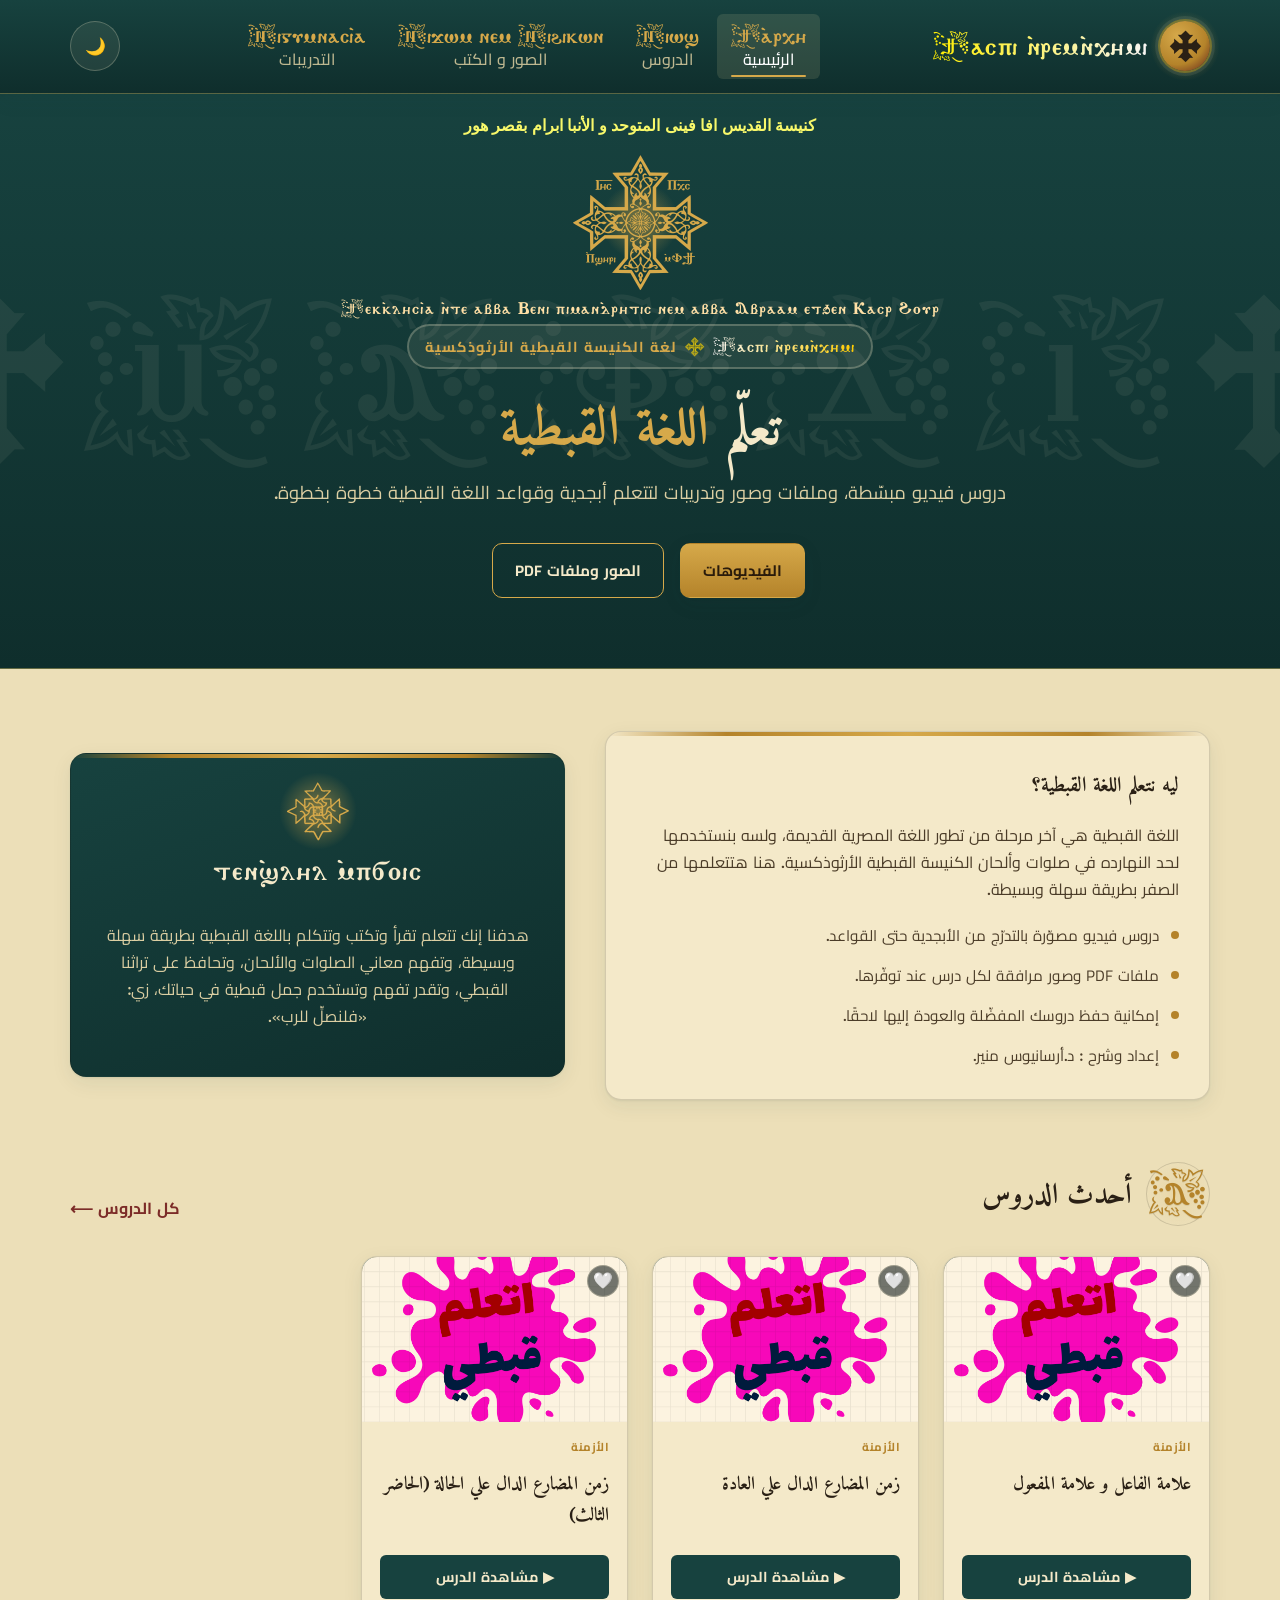
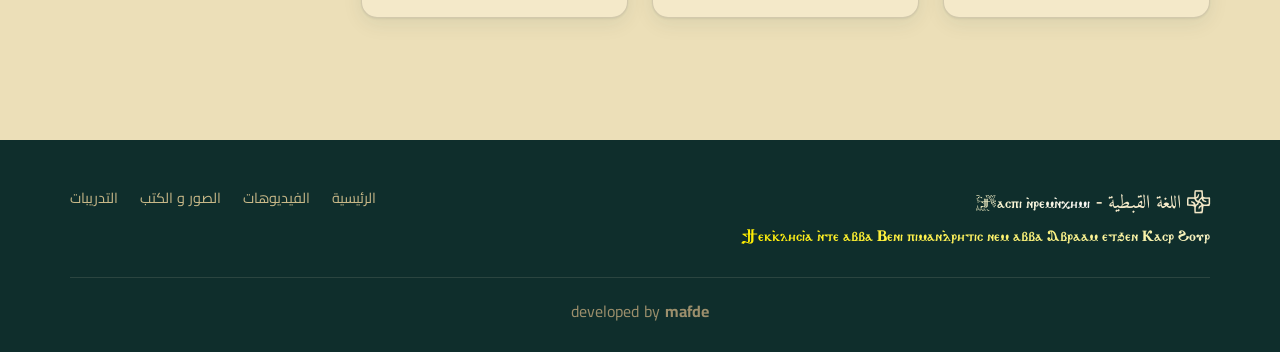
<file: index.html>
<!DOCTYPE html>
<html lang="ar" dir="rtl">
<head>
<meta charset="UTF-8">
<script>(function(){try{var t=localStorage.getItem("coptic-academy-theme");if(!t){t=(window.matchMedia&&window.matchMedia("(prefers-color-scheme: dark)").matches)?"dark":"light";}if(t==="dark")document.documentElement.classList.add("dark");}catch(e){}})();</script>
<meta name="viewport" content="width=device-width, initial-scale=1.0">
<title>Learn Coptic</title>
<link rel="stylesheet" href="css/style.css">
</head>

<body data-page="home">


<header class="site-header">
  <div class="nav-wrap">
    <a class="brand" href="index.html">
      <span class="brand-mark"><span class="cross">ⳉ</span></span>
      <span class="brand-text">  <small class="coptic-cap">Ϯ̣ⲁⲥⲡⲓ ⲛ̀ⲣⲉⲙⲛ̀ⲭⲏⲙⲓ</small></span>
    </a>
    <nav class="main-nav" id="mainNav">
       <a href="index.html" data-page="home"><span class="nav-cop">Ϯ̣ⲁ̀ⲣⲭⲏ</span><span class="nav-ar">الرئيسية</span></a>
      <a href="videos.html" data-page="videos"><span class="nav-cop">Ⲛ̣ⲓⲱϣ</span><span class="nav-ar">الدروس</span></a>
      <a href="resources.html" data-page="resources"><span class="nav-cop">Ⲛ̣ⲓϫⲱⲙ ⲛⲉⲙ ⲛ̣ⲓϩⲓⲕⲱⲛ</span><span class="nav-ar">الصور و الكتب</span></a>
                  <a href="tamarin-list.html" data-page="tamarin"><span class="nav-cop">Ⲛ̣ⲓⲅⲩⲙⲛⲁⲥⲓ̀ⲁ</span><span class="nav-ar"> التدريبات</span></a>
    </nav>
    <div class="header-actions">
      <button class="icon-btn" id="themeToggle" title="الوضع الليلي" aria-label="تبديل الوضع الليلي">🌙</button>
      <button class="nav-toggle" id="navToggle" aria-label="فتح القائمة">☰</button>
    </div>
  </div>
</header>

<section class="hero">
  <div class="hero-glyphs">ⳈⲘ̣ⲁ̣ⲫ̣Ⲇ̣Ⲓ̣Ⳉ</div>
  <div class="hero-inner">

    <div class="names" >
        <div class="name-arb">كنيسة القديس افا فينى المتوحد و الأنبا ابرام بقصر هور</div>
    <div class="hero-cross">⳩</div>
    <div class="name-cop">Ϯ̣ⲉⲕⲕ̀ⲗⲏⲥⲓ̀ⲁ ⲛ̀ⲧⲉ ⲁⲃⲃⲁ Ⲃⲉⲛⲓ ⲡⲓⲙⲁⲛⲇ̀ⲣⲏⲧⲓⲥ ⲛⲉⲙ ⲁⲃⲃⲁ Ⲁⲃⲣⲁⲁⲙ ⲉⲧϧⲉⲛ Ⲕⲁⲥⲣ Ϩⲟⲩⲣ</div>
</div>

    <span class="eyebrow"><span class="tag coptic-cap1">Ϯ̣ⲁⲥⲡⲓ ⲛ̀ⲣⲉⲙⲛ̀ⲭⲏⲙⲓ</span>  <span class="cross1"> ⳹ </span>لغة الكنيسة القبطية الأرثوذكسية</span>
    <h1>تعلّم <span>اللغة القبطية</span><br></h1>
    <p class="lead">دروس فيديو مبسّطة، وملفات وصور وتدريبات لتتعلم أبجدية وقواعد اللغة القبطية خطوة بخطوة.</p>
    <div class="hero-ctas">
      <a class="btn btn-gold" href="videos.html"> الفيديوهات</a>
      <a class="btn btn-outline" href="resources.html" style="color:#F4E9C9;border-color:#D6A94A;"> الصور وملفات PDF</a>
      <br><br>
    </div>
  </div>
</section>

<main>
  <section class="section">
    <div class="container">
      <div class="about-grid">
        <div class="about-card">
          <h3>ليه نتعلم اللغة القبطية؟</h3>
          <p style="color:var(--ink-soft)">اللغة القبطية هي آخر مرحلة من تطور اللغة المصرية القديمة، ولسه بنستخدمها لحد النهارده في صلوات وألحان الكنيسة القبطية الأرثوذكسية. هنا هتتعلمها من الصفر بطريقة سهلة وبسيطة.</p>
          <ul class="feature-list">
            <li><span class="dot"></span> دروس فيديو مصوّرة بالتدرّج من الأبجدية حتى القواعد.</li>
            <li><span class="dot"></span> ملفات PDF وصور مرافقة لكل درس عند توفّرها.</li>
            <li><span class="dot"></span> إمكانية حفظ دروسك المفضّلة والعودة إليها لاحقًا.</li>
            <li><span class="dot"></span> إعداد وشرح : د.أرسانيوس منير.</li>
          </ul>
        </div>
        <div class="about-card" style="background:linear-gradient(160deg, var(--nile), var(--nile-2)); color:#F4E9C9; text-align:center;">
          <div class="hero-cross1" style="margin-bottom:14px">⳾</div>
          <h3 style="color:#F4E9C9; font-family:var(--font-coptic); font-size:1.7rem; font-weight:400; letter-spacing:1px;">ⲧⲉⲛϣ̀ⲗⲏⲗ ⲙ̀ⲡϭⲟⲓⲥ</h3>
<p style="color:#DCCFA3">
  هدفنا إنك تتعلم تقرأ وتكتب وتتكلم باللغة القبطية بطريقة سهلة وبسيطة، وتفهم معاني الصلوات والألحان، وتحافظ على تراثنا القبطي، وتقدر تفهم وتستخدم جمل قبطية في حياتك، زي: «فلنصلِّ للرب».
</p>
        </div>
      </div>
    </div>
  </section>

  <section class="section" style="padding-top:0">
    <div class="container">
      <div class="section-head">
        <div class="illum-title">
          <span class="illum-letter">Ⲁ̣</span>
          <div><h2>أحدث الدروس</h2></div>
        </div>
        <a class="section-link" href="videos.html">كل الدروس ⟵</a>
      </div>
      <div class="card-grid" id="latestLessons"></div>
    </div>
  </section>
</main>

<button class="scroll_up">
    <img src="images/arrow-up.png">
</button>

<footer class="site-footer">
  <div class="container">
    <div class="footer-grid">
      <div class="footer-brand">⁖ اللغة القبطية - <span class="coptic-cap" style="font-size:.9rem; color:var(--gold-bright);">Ϯ̣ⲁⲥⲡⲓ ⲛ̀ⲣⲉⲙⲛ̀ⲭⲏⲙⲓ <br> Ϯⲉⲕⲕ̀ⲗⲏⲥⲓ̀ⲁ ⲛ̀ⲧⲉ ⲁⲃⲃⲁ Ⲃⲉⲛⲓ ⲡⲓⲙⲁⲛⲇ̀ⲣⲏⲧⲓⲥ ⲛⲉⲙ ⲁⲃⲃⲁ Ⲁⲃⲣⲁⲁⲙ ⲉⲧϧⲉⲛ Ⲕⲁⲥⲣ Ϩⲟⲩⲣ</span></div>
      <nav class="footer-links">
        <a href="index.html">الرئيسية</a>
        <a href="videos.html">الفيديوهات</a>
        <a href="resources.html">الصور و الكتب</a>
                <a href="tamarin.html">التدريبات </a>

      </nav>
    </div>
    <div class="footer-note">developed by <strong>mafde</strong></div>
  </div>
</footer>

<script src="js/data.js"></script>
<script src="js/app.js"></script>
<script src="js/function.js"></script>
<script src="js/videos.js"></script>
</body>
</html>
</file>
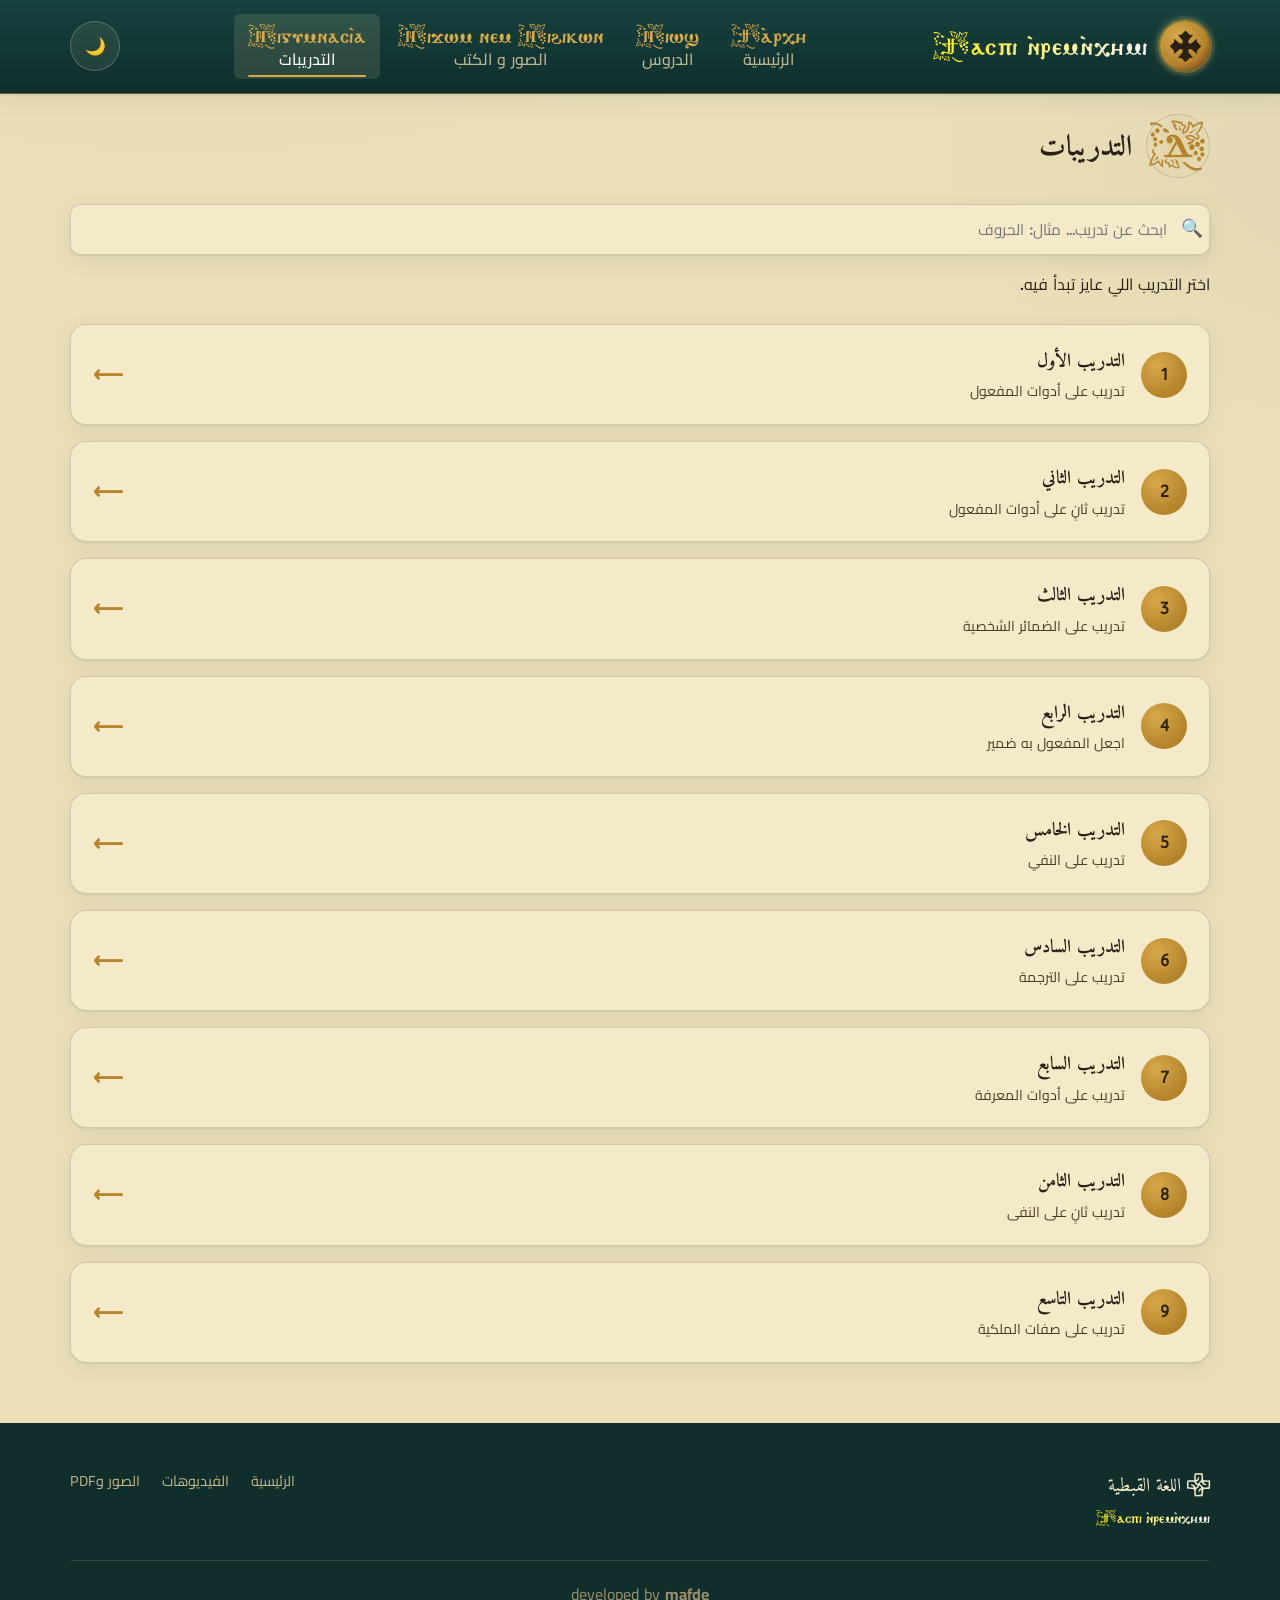
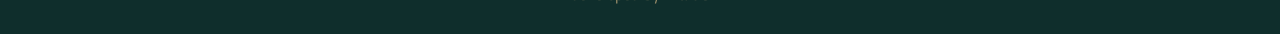
<file: tamarin-list.html>
<!DOCTYPE html>
<html lang="ar" dir="rtl">
<head>
<meta charset="UTF-8">
<meta name="viewport" content="width=device-width, initial-scale=1.0">
<link rel="stylesheet" href="css/style.css">

<title>Learn Coptic - التدريبات</title>

</head>
<body>

<header class="site-header">
  <div class="nav-wrap">
    <a class="brand" href="index.html">
      <span class="brand-mark"><span class="cross">ⳉ</span></span>
      <span class="brand-text">  <small class="coptic-cap">Ϯ̣ⲁⲥⲡⲓ ⲛ̀ⲣⲉⲙⲛ̀ⲭⲏⲙⲓ</small></span>
    </a>
    <nav class="main-nav" id="mainNav">
      <a href="index.html" data-page="home"><span class="nav-cop">Ϯ̣ⲁ̀ⲣⲭⲏ</span><span class="nav-ar">الرئيسية</span></a>
      <a href="videos.html" data-page="videos"><span class="nav-cop">Ⲛ̣ⲓⲱϣ</span><span class="nav-ar">الدروس</span></a>
      <a href="resources.html" data-page="resources"><span class="nav-cop">Ⲛ̣ⲓϫⲱⲙ ⲛⲉⲙ ⲛ̣ⲓϩⲓⲕⲱⲛ</span><span class="nav-ar">الصور و الكتب</span></a>
<a href="tamarin-list.html" class="active">
    <span class="nav-cop">Ⲛ̣ⲓⲅⲩⲙⲛⲁⲥⲓ̀ⲁ</span>
    <span class="nav-ar">التدريبات</span>
</a>
    </nav>
    <div class="header-actions">
      <button class="icon-btn" id="themeToggle" title="الوضع الليلي" aria-label="تبديل الوضع الليلي">🌙</button>
      <button class="nav-toggle" id="navToggle" aria-label="فتح القائمة">☰</button>
    </div>
  </div>
</header>


<div class="container">
  <div class="page-head" style="margin-top:20px">
<div class="illum-title" style="margin-bottom:26px">
        <span class="illum-letter">Ⲇ̣</span>
        <div><h2>التدريبات </h2></div>
      </div>   
          <div class="search-bar">
        <span class="search-icon">🔍</span>
        <input type="text" id="searchInput" placeholder="ابحث عن تدريب... مثال: الحروف">
      </div>

      <p>اختر التدريب اللي عايز تبدأ فيه.</p>
  </div>


  <div class="exercise-list">

  <div class="empty-state" id="noResults" style="display:none; text-align:center; margin:20px 0;">
            <div class="glyph">Ⲁ̣</div>
            <h3>لا توجد نتائج</h3>
          </div>

    <a class="exercise-card" href="exercises/exer1.html">
      <span class="exercise-num">1</span>
      <span class="exercise-info">
        <h3>التدريب الأول</h3>
        <p> تدريب على أدوات المفعول </p>
      </span>
      <span class="exercise-go">⟵</span>
    </a>

    <a class="exercise-card" href="exercises/exer2.html">
      <span class="exercise-num">2</span>
      <span class="exercise-info">
        <h3>التدريب الثاني</h3>
        <p>تدريب ثانٍ على أدوات المفعول</p>
      </span>
      <span class="exercise-go">⟵</span>
    </a>

    <a class="exercise-card" href="exercises/exer3.html">
      <span class="exercise-num">3</span>
      <span class="exercise-info">
        <h3>التدريب الثالث</h3>
        <p>تدريب على الضمائر الشخصية</p>
      </span>
      <span class="exercise-go">⟵</span>
    </a>

<a class="exercise-card" href="exercises/exer4.html">
      <span class="exercise-num">4</span>
      <span class="exercise-info">
        <h3>التدريب الرابع</h3>
        <p>اجعل المفعول به ضمير</p>
      </span>
      <span class="exercise-go">⟵</span>
    </a>

    <a class="exercise-card" href="exercises/exer5.html">
      <span class="exercise-num">5</span>
      <span class="exercise-info">
        <h3>التدريب الخامس</h3>
         <p> تدريب على النفي  </p>
      </span>
      <span class="exercise-go">⟵</span>
    </a>

  <a class="exercise-card" href="exercises/exer6.html">
      <span class="exercise-num">6</span>
      <span class="exercise-info">
        <h3>التدريب السادس</h3>
         <p> تدريب على الترجمة  </p>
      </span>
      <span class="exercise-go">⟵</span>
    </a>

      <a class="exercise-card" href="exercises/exer7.html">
      <span class="exercise-num">7</span>
      <span class="exercise-info">
        <h3>التدريب السابع</h3>
         <p>تدريب على أدوات المعرفة  </p>
      </span>
      <span class="exercise-go">⟵</span>
    </a>


         <a class="exercise-card" href="exercises/exer8.html">
      <span class="exercise-num">8</span>
      <span class="exercise-info">
        <h3>التدريب الثامن</h3>
         <p>  تدريب ثانٍ على النفى   </p>
      </span>
      <span class="exercise-go">⟵</span>
    </a>

<a class="exercise-card" href="exercises/exer9.html">
      <span class="exercise-num">9</span>
      <span class="exercise-info">
        <h3>التدريب التاسع</h3>
         <p>  تدريب على صفات الملكية </p>
      </span>
      <span class="exercise-go">⟵</span>
    </a>


  </div>
</div>

<button class="scroll_up">
    <img src="images/arrow-up.png">
</button>


<footer class="site-footer">
  <div class="container">
    <div class="footer-grid">
      <div class="footer-brand">⁖ اللغة القبطية<br><span class="coptic-cap" style="font-size:.9rem; color:var(--gold-bright);">Ϯ̣ⲁⲥⲡⲓ ⲛ̀ⲣⲉⲙⲛ̀ⲭⲏⲙⲓ</span></div>
      <nav class="footer-links">
        <a href="index.html">الرئيسية</a>
        <a href="videos.html">الفيديوهات</a>
        <a href="resources.html">الصور وPDF</a>
      </nav>
    </div>
    <div class="footer-note">developed by <strong>mafde</strong></div>
  </div>
</footer>

<script src="js/app.js"></script>
<script src="js/function.js"></script>


</body>
</html>
</file>
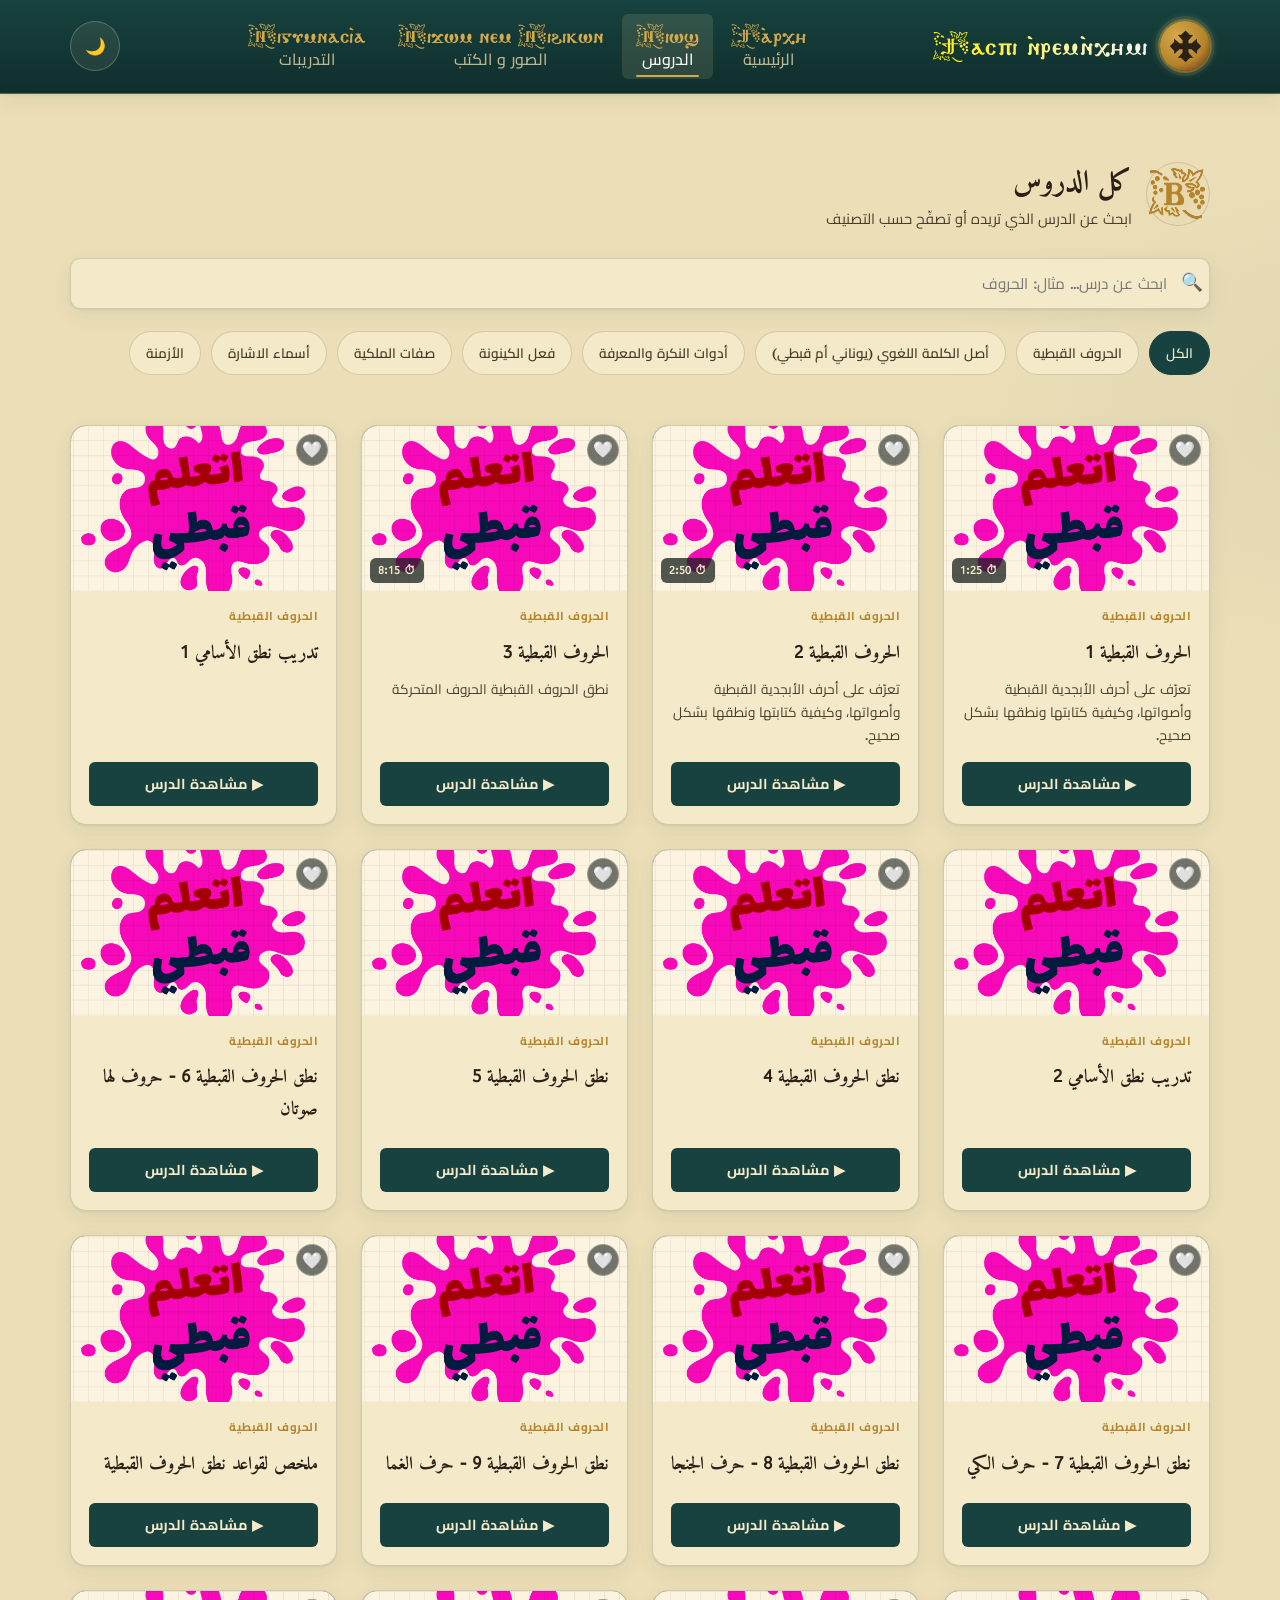
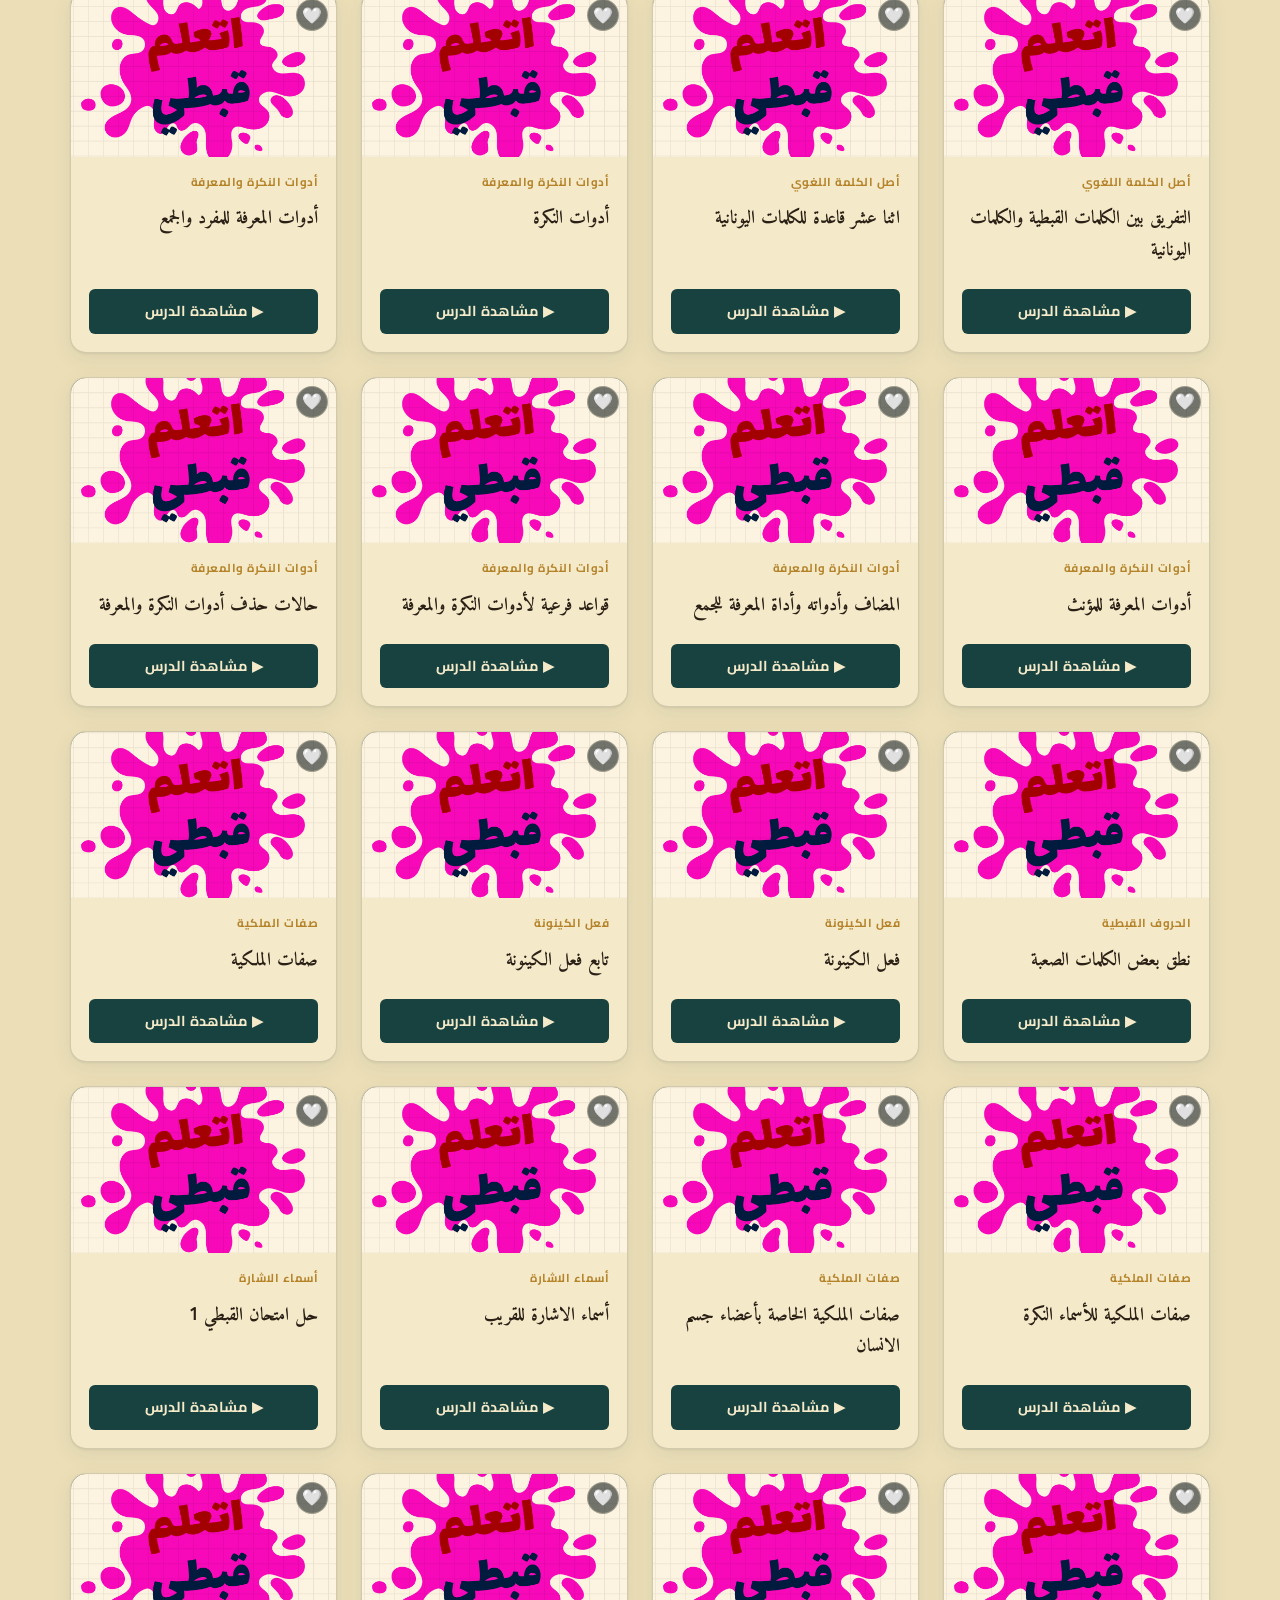
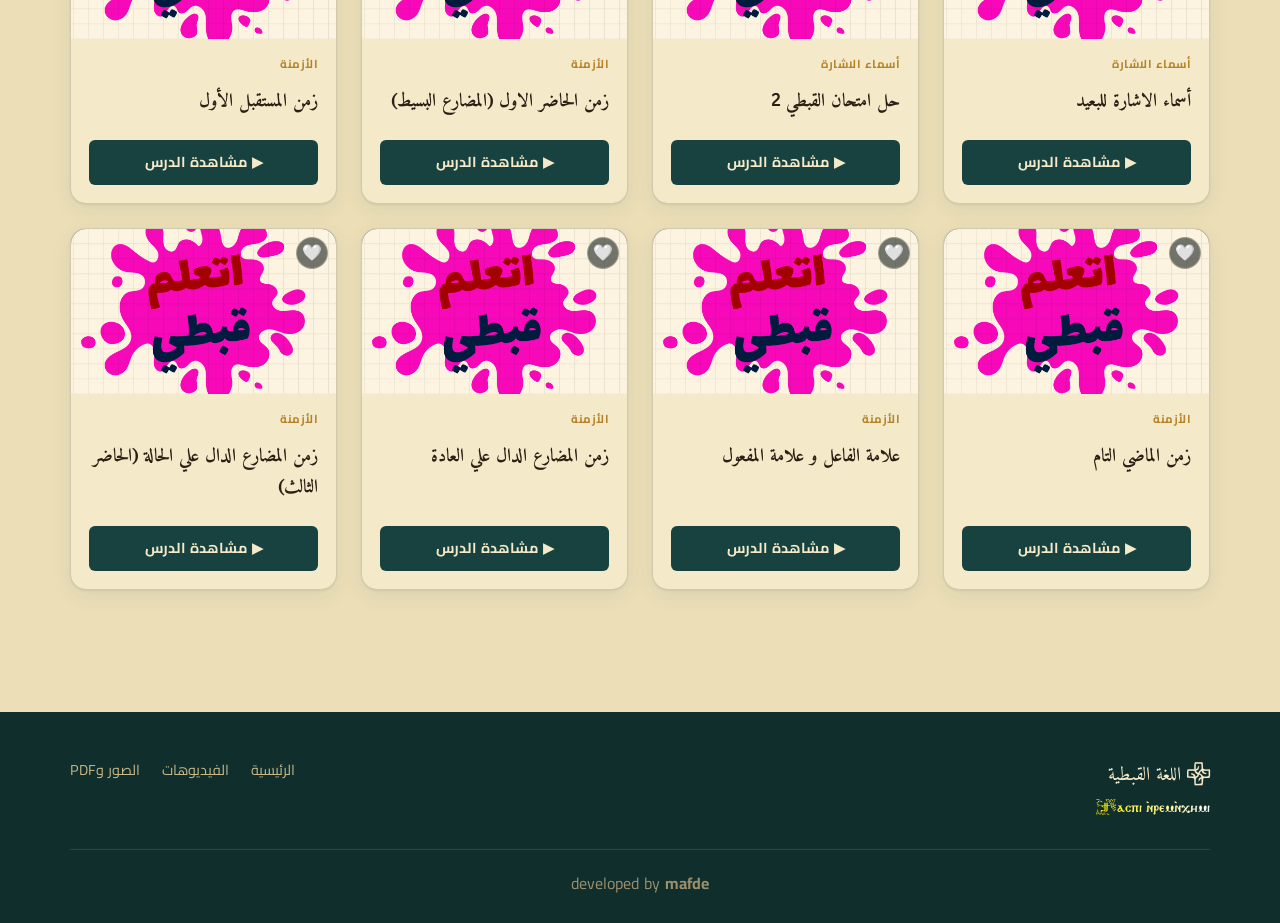
<file: videos.html>
<!DOCTYPE html>
<html lang="ar" dir="rtl">
<head>
<meta charset="UTF-8">
<script>(function(){try{var t=localStorage.getItem("coptic-academy-theme");if(!t){t=(window.matchMedia&&window.matchMedia("(prefers-color-scheme: dark)").matches)?"dark":"light";}if(t==="dark")document.documentElement.classList.add("dark");}catch(e){}})();</script>
<meta name="viewport" content="width=device-width, initial-scale=1.0">
<title>الفيديوهات — Learn Coptic</title>
<meta name="description" content="تصفّح جميع دروس الفيديو في أكاديمية اللغة القبطية، وابحث حسب العنوان أو التصنيف.">
<link rel="stylesheet" href="css/style.css">
</head>
<body data-page="videos">


<header class="site-header">
  <div class="nav-wrap">
    <a class="brand" href="index.html">
      <span class="brand-mark"><span class="cross">ⳉ</span></span>
      <span class="brand-text">  <small class="coptic-cap">Ϯ̣ⲁⲥⲡⲓ ⲛ̀ⲣⲉⲙⲛ̀ⲭⲏⲙⲓ</small></span>
    </a>
     <nav class="main-nav" id="mainNav">
       <a href="index.html" data-page="home"><span class="nav-cop">Ϯ̣ⲁ̀ⲣⲭⲏ</span><span class="nav-ar">الرئيسية</span></a>
      <a href="videos.html" data-page="videos"><span class="nav-cop">Ⲛ̣ⲓⲱϣ</span><span class="nav-ar">الدروس</span></a>
      <a href="resources.html" data-page="resources"><span class="nav-cop">Ⲛ̣ⲓϫⲱⲙ ⲛⲉⲙ ⲛ̣ⲓϩⲓⲕⲱⲛ</span><span class="nav-ar">الصور و الكتب</span></a>
                  <a href="tamarin-list.html" data-page="tamarin"><span class="nav-cop">Ⲛ̣ⲓⲅⲩⲙⲛⲁⲥⲓ̀ⲁ</span><span class="nav-ar"> التدريبات</span></a>
    </nav>
    <div class="header-actions">
      <button class="icon-btn" id="themeToggle" title="الوضع الليلي" aria-label="تبديل الوضع الليلي">🌙</button>
      <button class="nav-toggle" id="navToggle" aria-label="فتح القائمة">☰</button>
    </div>
  </div>
</header>

<main>
  <section class="section" style="padding-bottom:20px">
    <div class="container">
      <div class="illum-title" style="margin-bottom:26px">
        <span class="illum-letter">Ⲃ̣</span>
        <div><h2>كل الدروس</h2><p>ابحث عن الدرس الذي تريده أو تصفّح حسب التصنيف</p></div>
      </div>

      <div class="search-bar">
        <span class="search-icon">🔍</span>
        <input type="text" id="searchInput" placeholder="ابحث عن درس... مثال: الحروف">
      </div>

      <div class="filter-row">
        <button class="chip active" data-category="all">الكل</button>
        <button class="chip" data-category="الحروف القبطية">الحروف القبطية</button>
         <button class="chip" data-category="أصل الكلمة اللغوي"> أصل الكلمة اللغوي (يوناني أم قبطي)</button>
         <button class="chip" data-category="أدوات النكرة والمعرفة">أدوات النكرة والمعرفة</button>
         <button class="chip" data-category="فعل الكينونة">فعل الكينونة</button>
         <button class="chip" data-category="صفات الملكية">صفات الملكية </button>
         <button class="chip" data-category="أسماء الاشارة">أسماء الاشارة </button>
         <button class="chip" data-category="الأزمنة"> الأزمنة </button>


      </div>
    </div>
  </section>

  <section class="section" style="padding-top:0">
    <div class="container">
      <div class="card-grid" id="videoGrid"></div>
    </div>
  </section>
</main>

<button class="scroll_up">
    <img src="images/arrow-up.png">
</button>

<footer class="site-footer">
  <div class="container">
    <div class="footer-grid">
      <div class="footer-brand">⁖  اللغة القبطية<br><span class="coptic-cap" style="font-size:.9rem; color:var(--gold-bright);">Ϯ̣ⲁⲥⲡⲓ ⲛ̀ⲣⲉⲙⲛ̀ⲭⲏⲙⲓ</span></div>
      <nav class="footer-links">
        <a href="index.html">الرئيسية</a>
        <a href="videos.html">الفيديوهات</a>
        <a href="resources.html">الصور وPDF</a>
      </nav>
    </div>
    <div class="footer-note">developed by <strong>mafde</strong></div>
  </div>
</footer>

<script src="js/data.js"></script>
<script src="js/app.js"></script>
<script src="js/function.js"></script>
<script src="js/videos.js"></script>
</body>
</html>
</file>
<file: css/style.css>
@import url('https://fonts.googleapis.com/css2?family=Amiri:wght@400;700&family=Cairo:wght@400;500;600;700;800&display=swap');




@font-face{
  font-family: 'CS Ava Veni';
  src: url('../fonts/CS-Ava-Veni.woff2') format('woff2'),
       url('../fonts/CS-Ava-Veni.woff') format('woff'),
       url('../fonts/CS-Ava-Veni.ttf') format('truetype');
  font-weight: 400;
  font-style: normal;
  font-display: swap;
}

:root{
  --papyrus:        #ECDFB8;
  --papyrus-2:       #E2D2A3;
  --card:            #F4E9C9;
  --ink:             #2A2015;
  --ink-soft:        #4B3C28;
  --nile:            #17423F;
  --nile-2:          #0F2E2C;
  --nile-text:       #17423F;
  --gold:            #B4832A;
  --gold-bright:     #D6A94A;
  --oxblood:         #7C2C28;
  --oxblood-2:       #5E1F1C;
  --line:            rgba(42,32,21,.16);

  --radius-s: 6px;
  --radius-m: 10px;
  --radius-l: 16px;

  --shadow-1: 0 1px 2px rgba(23,66,63,.08), 0 6px 20px rgba(23,66,63,.08);
  --shadow-2: 0 4px 10px rgba(23,66,63,.12), 0 14px 34px rgba(23,66,63,.14);

  --font-display: 'CS Ava Veni', 'Amiri', 'Times New Roman', serif;
  --font-body: 'CS Ava Veni', 'Cairo', 'Tahoma', sans-serif;
  --font-coptic: 'CS Ava Veni', 'Amiri', serif;

  --halo: radial-gradient(circle, rgba(214,169,74,.55) 0%, rgba(214,169,74,0) 70%);
  --gold-line: linear-gradient(90deg, transparent, var(--gold) 20%, var(--gold-bright) 50%, var(--gold) 80%, transparent);

  color-scheme: light;
}

html.dark{
  --papyrus:  #12201E;
  --papyrus-2:#0D1917;
  --card:     #172825;
  --ink:      #EAE0C4;
  --ink-soft: #C9BE9E;
  --nile-text:#6FD6C7;
  --gold:     #D6A94A;
  --gold-bright:#EFCB78;
  --oxblood:  #C15850;
  --oxblood-2:#9A413B;
  --line:     rgba(234,224,196,.14);
  color-scheme: dark;
}

*{ box-sizing: border-box; }
html{ scroll-behavior: smooth; }

body{
  margin:0;
  font-family: var(--font-body);
  background: var(--papyrus);
  color: var(--ink);
  direction: rtl;
  text-align: right;
  line-height:1.7;
  transition: background .35s ease, color .35s ease;
  background-image:
    radial-gradient(1200px 600px at 15% -10%, rgba(180,131,42,.07), transparent 60%),
    radial-gradient(900px 500px at 110% 10%, rgba(23,66,63,.06), transparent 55%);
}

img{ max-width:100%; display:block; }
a{ color:inherit; text-decoration:none; }
button{ font-family:inherit; cursor:pointer; }

@media (prefers-reduced-motion: reduce){
  *{ animation-duration:.001ms !important; animation-iteration-count:1 !important; transition-duration:.001ms !important; scroll-behavior:auto !important; }
}

/* ---------- شريط التنقل ---------- */
.site-header{
  position: sticky; top:0; z-index: 40;
  background: linear-gradient(180deg, var(--nile), var(--nile-2));
  color:#F4E9C9;
  box-shadow: var(--shadow-1);
  border-bottom: 1px solid rgba(214,169,74,.35);
}
.coptic-cap{ font-family: var(--font-coptic); font-weight:400; 
background: linear-gradient(to right, #ffee00, #f8f6f6);
-webkit-background-clip: text;
-webkit-text-fill-color: transparent;
}
.nav-wrap{
  max-width:1180px; margin:0 auto; padding: 14px 20px;
  display:flex; align-items:center; justify-content:space-between; gap:16px;
}
.brand{ display:flex; align-items:center; gap:12px; font-family:var(--font-display); }
.brand-mark{
  position:relative; width:50px; height:50px; border-radius:50%;
  background: radial-gradient(circle at 35% 30%, var(--gold-bright), var(--gold) 60%, var(--oxblood-2) 100%);
  display:flex; align-items:center; justify-content:center;
  font-size:25px; color:#2A2015; font-weight:700; flex:none;
  box-shadow: 0 0 0 2px rgba(253, 190, 0, 0.3), 0 0 0 5px rgba(244,233,201,.08);
}
.brand-mark::before{
  content:""; position:absolute; inset:-10px; border-radius:50%;
  background: var(--halo); z-index:-1; opacity:.9;
}
.brand-mark .cross{ position:relative;  top:1px; }
.brand-text{ font-size: 1.5rem; font-weight:700; letter-spacing:.3px; }
.brand-text small{
  display:block; font-family: var(--font-body); font-size:1.6rem; font-weight:300; 
  opacity:1; letter-spacing:.6px; color: var(--gold-bright);
}

.main-nav{ display:flex; 
  align-items:center;
  text-align: center;
  justify-content: center;
  gap:4px; }
.main-nav a{
  padding:8px 14px; border-radius: var(--radius-s);
  font-size:.95rem; font-weight:600; color:#EAD9A8;
  position:relative; transition: background .2s, color .2s;
  display:flex; flex-direction:column; align-items:center; 
  gap:1px; line-height:1.3;
}
.main-nav a .nav-cop{ font-family: var(--font-coptic); font-size:1.3rem; color: var(--gold-bright); font-weight:400; }
.main-nav a .nav-ar{ font-size:1rem; font-weight:500; opacity:.8; }
.main-nav a:hover, .main-nav a.active{ background: rgba(245, 224, 163, 0.12); color:#fff; }
.main-nav a.active .nav-ar{ opacity:1; }
.main-nav a.active::after{
  content:""; position:absolute; right:14px; left:14px; bottom:2px; height:2px;
  background: var(--gold-bright); border-radius:2px;
}

.header-actions{ display:flex; align-items:center; gap:8px; }
.icon-btn{
  width:50px; height:50px; border-radius:50%;
  border:1px solid rgba(244,233,201,.25); background: rgba(244,233,201,.08);
  color:#F4E9C9; display:flex; align-items:center; justify-content:center;
  font-size:1.05rem; transition: transform .2s, background .2s;
}
.icon-btn:hover{ background: rgba(244,233,201,.2); transform: translateY(-1px); }

.nav-toggle{ display:none; }

/* ---------- الأزرار ---------- */
.btn{
  display:inline-flex; align-items:center; gap:8px;
  padding: 12px 22px; border-radius: var(--radius-m);
  font-weight:700; font-size:.95rem; border: 1px solid transparent;
  transition: transform .18s ease, box-shadow .18s ease, background .18s ease;
}
.btn:hover{ transform: translateY(-2px); }
.btn-gold{ background: linear-gradient(180deg, var(--gold-bright), var(--gold)); color:#2A1B0B; box-shadow: var(--shadow-1); }
.btn-gold:hover{ box-shadow: var(--shadow-2); }
.btn-outline{ background: transparent; border-color: var(--gold); color: var(--ink); }
.btn-outline:hover{ background: rgba(180,131,42,.1); }
.btn-oxblood{ background: linear-gradient(180deg, var(--oxblood), var(--oxblood-2)); color:#F4E9C9; }

/* ---------- هيرو الصفحة الرئيسية ---------- */
.hero{
  position:relative; overflow:hidden;
  padding: 20px 20px 70px;
  text-align:center;
  background: linear-gradient(180deg, var(--nile) 0%, var(--nile-2) 100%);
  color:#F4E9C9;
  border-bottom: 1px solid rgba(214,169,74,.4);
}
.hero-cross{
  position:relative; width:46px; height:46px; margin: 0 auto 50px;
  display:flex; align-items:center; justify-content:center;
  font-family: var(--font-display); font-size: 7rem; color: var(--gold-bright);
}
.hero-cross::before{
  content:""; position:absolute; inset:-16px; border-radius:50%;
  background: var(--halo);
}
.hero-cross1{
  position:relative; width:46px; height:46px; margin: 0 auto 50px;
  display:flex; align-items:center; justify-content:center;
  font-family: var(--font-display); font-size: 3rem; color: var(--gold-bright);
}
.hero-cross1::before{
  content:""; position:absolute; inset:-16px; border-radius:50%;
  background: var(--halo);
}
.hero-glyphs{
  position:absolute; inset:0; z-index:0; overflow:hidden;
  font-family: var(--font-coptic);
  font-size: 9rem; font-weight:400; color: rgba(244,233,201,.07);
  justify-content: center;  
  align-items: center; 
  display:flex; align-items:center;
  text-align: center;
  letter-spacing: 20px;
  pointer-events:none;
}
.hero-inner{ position:relative; z-index:1; max-width: 780px; margin:0 auto; }
.eyebrow{
  display:inline-flex; align-items:center; gap:8px;
  font-size:.9rem; font-weight:700; letter-spacing:1px;
  color: var(--gold-bright); background: rgba(244,233,201,.08);
  padding:7px 16px; border-radius: 999px; border:2px solid rgba(244,233,201,.25);
  margin-bottom: 22px;
}

.coptic-cap1{ font-family: var(--font-coptic); font-weight:400; 
background: linear-gradient(to right, #f8f6f6, #ffcc00);
-webkit-background-clip: text;
-webkit-text-fill-color: transparent;
 font-size:1rem;
}

.cross1{
  color:gold;
  font-weight:200;
  font-size:1rem ;
}

.hero h1{
  font-family: var(--font-display); font-size: clamp(2.1rem, 5vw, 3.4rem);
  margin: 0 0 16px; font-weight:700; line-height:1.3;
}
.hero h1 span{ color: var(--gold-bright); }
.hero p.lead{ font-size: 1.15rem; color:#DCCFA3; margin: 0 0 34px; }
.hero-ctas{ display:flex; gap:16px; justify-content:center; flex-wrap:wrap; }

/* ---------- الحاوية العامة ---------- */
.container{ max-width:1180px; margin: 0 auto; padding: 0 20px; }
.section{ padding: 62px 0; }
.section-head{ display:flex; align-items:flex-end; justify-content:space-between; gap:20px; margin-bottom: 30px; flex-wrap:wrap; }

.illum-title{ display:flex; align-items:center; gap:14px; }
.illum-letter{
  position:relative; display:flex; align-items:center; justify-content:center;
  width:64px; height:64px; flex:none;
  font-family: var(--font-coptic); font-size: 2.6rem; line-height:1;
  color: var(--gold); font-weight:400;
  text-shadow: 0 1px 0 rgba(0,0,0,.08);
}
.illum-letter::before{
  content:""; position:absolute; inset:0; border-radius:50%;
  border: 1px solid var(--line);
  background: radial-gradient(circle, rgba(214,169,74,.16) 0%, transparent 72%);
  z-index:-1;
}
.illum-title h2{ margin:0; font-family: var(--font-display); font-size: 1.8rem; color: var(--ink); }
.illum-title p{ margin:2px 0 0; color: var(--ink-soft); font-size:.92rem; }

.section-link{ font-weight:700; color: var(--oxblood); border-bottom: 2px solid transparent; padding-bottom:2px; }
.section-link:hover{ border-color: var(--oxblood); }

/* ---------- عن الموقع ---------- */
.about-grid{ display:grid; grid-template-columns: 1.1fr .9fr; gap: 40px; align-items:center; }
.about-card{
  position:relative; background: var(--card); border:1px solid var(--line); border-radius: var(--radius-l);
  padding: 34px 30px 30px; box-shadow: var(--shadow-1); overflow:hidden;
}
.about-card::before{
  content:""; position:absolute; top:0; left:0; right:0; height:4px;
  background: var(--gold-line);
}
.about-card h3{ font-family:var(--font-display); font-size:1.3rem; margin-top:0; }
.feature-list{ list-style:none; margin:20px 0 0; padding:0; display:grid; gap:14px; }
.feature-list li{ display:flex; align-items:flex-start; gap:12px; font-size:.95rem; color: var(--ink-soft); }
.feature-list li .dot{
  flex:none; width:8px; height:8px; margin-top:8px; border-radius:50%;
  background: var(--gold);
}

/* ---------- بطاقات الدروس ---------- */
.card-grid{ display:grid; grid-template-columns: repeat(auto-fill, minmax(240px, 1fr)); gap: 24px; }
.lesson-card{
  background: var(--card); border-radius: var(--radius-l); overflow:hidden;
  border:1px solid var(--line); box-shadow: var(--shadow-1);
  transition: transform .22s ease, box-shadow .22s ease, border-color .22s ease;
  display:flex; flex-direction:column;
}
.lesson-card:hover{ transform: translateY(-5px); box-shadow: var(--shadow-2); border-color: var(--gold); }
.thumb-wrap{
  position:relative; aspect-ratio: 16/10; background: linear-gradient(135deg, var(--nile), var(--nile-2));
  overflow:hidden; box-shadow: inset 0 0 0 1px rgba(214,169,74,.5);
}
.thumb-wrap img{ width:100%; height:100%; object-fit:cover; }
.thumb-glyph{
  position:absolute; inset:0; display:flex; align-items:center; justify-content:center;
  font-family: var(--font-coptic); font-size: 3.6rem; color: rgba(244,233,201,.35);
}
.duration-badge{
  position:absolute; bottom:8px; left:8px; background: rgba(23,32,30,.75); color:#F4E9C9;
  font-size:.72rem; font-weight:700; padding:3px 8px; border-radius: 6px; letter-spacing:.4px;
}
.fav-btn{
  position:absolute; top:8px; right:8px; width:32px; height:32px; border-radius:50%;
  background: rgba(23,32,30,.6); border:1px solid rgba(244,233,201,.35); color:#F4E9C9;
  display:flex; align-items:center; justify-content:center; font-size:1rem; transition: background .2s, transform .2s;
}
.fav-btn:hover{ transform: scale(1.08); }
.fav-btn.active{ background: var(--oxblood); color:#fff; }

.lesson-body{ padding: 16px 18px 18px; display:flex; flex-direction:column; gap:10px; flex:1; }
.lesson-num{ font-size:.72rem; font-weight:700; color: var(--gold); letter-spacing:.5px; }
.lesson-title{ font-family: var(--font-display); font-size:1.15rem; margin:0; color: var(--ink); }
.lesson-desc{ font-size:.85rem; color: var(--ink-soft); margin:0; flex:1; }
.lesson-meta{ display:flex; align-items:center; gap:10px; font-size:.78rem; color: var(--ink-soft); }
.watch-btn{
  margin-top:4px; display:flex; align-items:center; justify-content:center; gap:8px;
  padding:10px; border-radius: var(--radius-s); background: var(--nile); color:#F4E9C9;
  font-weight:700; font-size:.9rem; transition: background .2s;
}
.watch-btn:hover{ background: var(--nile-2); }

/* ---------- البحث ---------- */
.search-bar{
  display:flex; align-items:center; gap:10px; background: var(--card);
  width: 100%;
  border:1px solid var(--line); border-radius: var(--radius-m); padding: 4px 6px 4px 16px;
   box-shadow: var(--shadow-1);
      transition: all .3s ease;
}

.search-bar:hover{
    border-color: #DCCFA3;
}

.search-bar:focus-within{
    border-color: #ffc400;
    box-shadow: 0 0 0 4px rgba(255, 225, 126, 0.15);
}

.search-bar input{
  flex:1; border:0; background:transparent; padding:12px 4px; font-family:inherit;
  font-size:.95rem; color: var(--ink); outline:none;
}
.search-bar .search-icon{ color: var(--gold); font-size:1.1rem; }

.filter-row{ display:flex; flex-wrap:wrap; gap:10px; margin: 22px 0 30px; }
.chip{
  padding:8px 16px; border-radius:999px; border:1px solid var(--line); background: var(--card);
  font-size:.85rem; font-weight:600; color: var(--ink-soft); transition: all .2s;
}
.chip.active, .chip:hover{ background: var(--nile); color:#F4E9C9; border-color: var(--nile); }

.empty-state{
  text-align:center; padding: 60px 20px; color: var(--ink-soft);
}
.empty-state .glyph{ font-family:var(--font-display); font-size:3rem; color: var(--gold); }
.empty-state h3{ font-family: var(--font-display); color: var(--ink); margin:10px 0 6px; }

/* ---------- صفحة الدرس ---------- */
.back-link{ display:inline-flex; align-items:center; gap:8px; font-weight:700; color: var(--oxblood); margin: 26px 0 8px; }
.back-link:hover{ text-decoration: underline; }

.lesson-hero{ padding-top: 10px; }
.lesson-hero .lesson-num{ font-size:.85rem; }
.lesson-hero h1{ font-family: var(--font-display); font-size: clamp(1.7rem, 3.6vw, 2.5rem); margin: 6px 0 18px; color: var(--ink); }

.video-frame{
  position:relative; width:100%; aspect-ratio:16/9; background: var(--nile-2);
  border-radius: var(--radius-l); overflow:hidden; box-shadow: var(--shadow-2);
  display:flex; align-items:center; justify-content:center; color:#DCCFA3;
}
.video-frame video{ width:100%; height:100%; object-fit:contain; background:#000; }
.video-actions{ display:flex; justify-content:flex-end; margin-top:14px; }
.video-placeholder{ text-align:center; padding:20px; }
.video-placeholder .glyph{ font-family:var(--font-display); font-size:3rem; color: var(--gold-bright); }

.divider-braid{
  position:relative; height:1px; margin: 56px 0;
  background: var(--gold-line);
}
.divider-braid::after{
  content:"✝"; position:absolute; top:50%; right:50%; transform: translate(50%,-50%);
  width:34px; height:34px; border-radius:50%;
  background: var(--card);
  border: 1px solid var(--gold);
  color: var(--gold);
  font-size:.95rem; display:flex; align-items:center; justify-content:center;
  box-shadow: 0 0 0 4px var(--papyrus);
}

.lesson-explain{ max-width: 760px; }
.lesson-explain p{ color: var(--ink-soft); font-size:1.02rem; }

.resource-block{ margin-top: 20px; }
.pdf-list{ display:grid; gap:12px; margin-top:16px; }
.pdf-item{
  display:flex; align-items:center; gap:14px; padding:14px 16px;
  background: var(--card); border:1px solid var(--line); border-radius: var(--radius-m);
  transition: border-color .2s, transform .2s;
}
.pdf-item:hover{ border-color: var(--gold); transform: translateX(-3px); }
html[dir="rtl"] .pdf-item:hover{ transform: translateX(3px); }
.pdf-icon{
  width:42px; height:42px; border-radius: var(--radius-s); background: var(--oxblood); color:#F4E9C9;
  display:flex; align-items:center; justify-content:center; font-size:1.2rem; flex:none;
}
.pdf-info{ flex:1; min-width:0; }
.pdf-info strong{ display:block; font-size:.95rem; }
.pdf-info span{ font-size:.78rem; color: var(--ink-soft); }
.pdf-dl{ font-weight:700; color: var(--nile-text); font-size:.85rem; white-space:nowrap; }

.gallery-grid{ display:grid; grid-template-columns: repeat(auto-fill, minmax(150px,1fr)); gap:14px; margin-top:16px; }
.gallery-grid img{
  width:100%; aspect-ratio:1; object-fit:cover; border-radius: var(--radius-m);
  border:1px solid var(--line); cursor:zoom-in; transition: transform .2s, box-shadow .2s;
}
.gallery-grid img:hover{ transform: scale(1.03); box-shadow: var(--shadow-2); }

.lesson-pager{
  display:flex; justify-content:space-between; gap:16px; margin: 50px 0 20px; flex-wrap:wrap;
}
.pager-btn{
  flex:1; min-width:200px; display:flex; align-items:center; gap:12px; padding:16px 18px;
  background: var(--card); border:1px solid var(--line); border-radius: var(--radius-m);
  transition: border-color .2s, transform .2s;
}
.pager-btn:hover{ border-color: var(--gold); transform: translateY(-2px); }
.pager-btn .lbl{ font-size:.72rem; color: var(--ink-soft); font-weight:700; }
.pager-btn .ttl{ font-family: var(--font-display); font-size:1rem; }
.pager-btn.next{ text-align:left; justify-content:flex-end; }
.pager-btn.disabled{ opacity:.35; pointer-events:none; }

/* ---------- Lightbox ---------- */
.lightbox{
  position:fixed; inset:0; background: rgba(15,22,20,.92); z-index:100;
  display:none; align-items:center; justify-content:center; padding: 40px 20px;
}
.lightbox.open{ display:flex; }
.lightbox img{ max-width: min(900px, 92vw); max-height: 80vh; border-radius: var(--radius-m); box-shadow: 0 20px 60px rgba(0,0,0,.5); }
.lightbox-close, .lightbox-dl{
  position:absolute; top:20px; width:42px; height:42px; border-radius:50%;
  background: rgba(244,233,201,.12); border:1px solid rgba(244,233,201,.3); color:#F4E9C9;
  display:flex; align-items:center; justify-content:center; font-size:1.1rem;
}
.lightbox-close{ left:20px; }
.lightbox-dl{ left:74px; }

/* ---------- صفحة المصادر ---------- */
.res-tabs{ display:flex; gap:10px; margin-bottom: 30px; }
.res-tab{
  padding:10px 22px; border-radius: var(--radius-m); font-weight:700; font-size:.95rem;
  background: var(--card); border:1px solid var(--line); color: var(--ink-soft);
}
.res-tab.active{ background: var(--nile); color:#F4E9C9; border-color: var(--nile); }

.book-grid{ display:grid; grid-template-columns: repeat(auto-fill, minmax(220px,1fr)); gap:22px; }
.book-card{
  position:relative; background: var(--card); border:1px solid var(--line); border-radius: var(--radius-l);
  padding: 26px 22px 22px; text-align:center; box-shadow: var(--shadow-1); transition: transform .2s, box-shadow .2s;
  overflow:hidden;
}
.book-card::before{
  content:""; position:absolute; top:0; left:0; right:0; height:3px;
  background: var(--gold-line);
}
.book-card:hover{ transform: translateY(-4px); box-shadow: var(--shadow-2); }
.book-cover{
  width:74px; height:96px; margin: 0 auto 16px; border-radius: 4px 10px 10px 4px;
  background: linear-gradient(160deg, var(--oxblood), var(--oxblood-2));
  display:flex; align-items:center; justify-content:center; color: var(--gold-bright);
  font-size:1.6rem; box-shadow: 3px 3px 0 rgba(0,0,0,.08);
}
.book-card h3{ font-family: var(--font-display); font-size:1.05rem; margin: 0 0 4px; }
.book-card p{ font-size:.82rem; color: var(--ink-soft); margin:0 0 16px; }

/* ---------- تذييل ---------- */
.site-footer{ background: var(--nile-2); color:#DCCFA3; padding: 46px 0 26px; margin-top: 60px; }
.footer-grid{ display:flex; justify-content:space-between; gap:30px; flex-wrap:wrap; }
.footer-brand{ font-family:var(--font-display); font-size:1.2rem; color:#F4E9C9; }
.footer-links{ display:flex; gap:22px; flex-wrap:wrap; }
.footer-links a{ font-size:.9rem; color:#C8B888; }
.footer-links a:hover{ color:#F4E9C9; }
.footer-note{ margin-top: 26px; padding-top:20px; border-top:1px solid rgba(244,233,201,.12); font-size:1rem; color:#9C8F6C; text-align:center; }






.exercise-list{ display:grid; gap:16px; margin-top: 26px; }

.exercise-card{
  display:flex; align-items:center; gap:16px; padding: 20px 22px;
  background: var(--card); border:1px solid var(--line); border-radius: var(--radius-l);
  box-shadow: var(--shadow-1); transition: transform .2s, box-shadow .2s, border-color .2s;
}
.exercise-card:hover{ transform: translateY(-3px); box-shadow: var(--shadow-2); border-color: var(--gold); }

.exercise-num{
  flex:none; width:46px; height:46px; border-radius:50%;
  background: radial-gradient(circle at 35% 30%, var(--gold-bright), var(--gold) 70%);
  color:#2A2015; font-weight:800; font-size:1.1rem;
  display:flex; align-items:center; justify-content:center;
}
.exercise-info{ flex:1; min-width:0; }
.exercise-info h3{ font-family: var(--font-display); margin:0 0 4px; font-size:1.15rem; }
.exercise-info p{ margin:0; font-size:.88rem; color: var(--ink-soft); }
.exercise-go{ flex:none; font-weight:700; color: var(--gold); font-size:1.3rem; }





/* ---------- استجابة الهاتف ---------- */
@media (max-width: 860px){


.eyebrow{
  font-size:.8rem; 
}

.coptic-cap1{ 
 font-size:1rem;
}

  .brand-text small{
  display:block; font-family: var(--font-body); font-size:1.5rem; font-weight:300; 
  opacity:1; letter-spacing:.6px; color: var(--gold-bright);
}
  .about-grid{ grid-template-columns: 1fr; }
  .nav-toggle{
    font-size: large;
    display:flex; width:50px; height:50px; align-items:center; justify-content:center;
    border-radius:20px; border:2px solid rgba(244,233,201,.25); background: rgba(244,233,201,.08); color:#f5e6b8;
  transition: .5s;
  }
  .main-nav{
    position:absolute; top:100%; right:0; left:0; background: var(--nile-2);
    flex-direction:column; align-items:stretch; 
    padding: 10px 16px; gap:2px;
    box-shadow: var(--shadow-2); display:none;
  }
  .main-nav.open{ display:flex;  }

.nav-toggle:hover,
.nav-toggle:focus-visible {
  color: #ffbf00;
  transform: translateY(-2px);
}

  .main-nav a{
    padding:12px 14px; flex-direction:row; justify-content:flex-start; gap:8px;
  }
  .main-nav a .nav-cop{ font-size:1.1rem; }
  .main-nav a .nav-ar{ font-size:.9rem; opacity:.9; }
  .hero{ padding: 60px 16px 50px; }
  .hero-glyphs{ font-size:6rem; }
  .lesson-pager{ flex-direction:row; }
  .pager-btn.next{ justify-content:flex-start; text-align:right; }
.gallery-grid{
    display:grid;
    grid-template-columns:repeat(auto-fill,minmax(180px,1fr));
    gap:14px;
}

.gallery-item{
    border:1px solid var(--line);
    border-radius:var(--radius-m);
    overflow:hidden;
    background:var(--card);
}

.gallery-item img{
    width:100%;
    aspect-ratio:1;
    object-fit:cover;
}

.gallery-title{
    padding:10px;
    text-align:center;
    font-weight:700;
}

}


@media (max-width: 480px){
  .nav-wrap{ padding: 14px 16px; gap: 12px; }

  .brand-mark{
    width:47px;
    height:47px;
    font-size:23px;
  }

  .brand-text{
    font-size:1.3rem;
  }

  .icon-btn{
    width:46px;
    height:46px;
    font-size:1rem;
  }

  .nav-toggle{
    width:46px;
    height:46px;
  }

  .header-actions{
    gap:8px;
  }

  .hero{
    padding:60px 18px 50px;
  }

  .hero-cross{
    font-size:5rem;
    margin-bottom:50px;
  }

  .hero-glyphs{
    font-size:5.5rem;
    letter-spacing:12px;
  }

  .hero h1{
    font-size:1.9rem;
  }

  .hero p.lead{
    font-size:1.1rem;
  }

  .eyebrow{
    font-size:1rem;
    padding:7px 14px;
  }
.coptic-cap1{ 
      font-size:1rem;

}


 .main-nav a .nav-cop{ font-size:1rem; }
  .main-nav a .nav-ar{ font-size:.8rem;  }


  .section{
    padding:50px 0;
  }

  .illum-letter{
    width:56px;
    height:56px;
    font-size:2.2rem;
  }

  .illum-title h2{
    font-size:1.6rem;
  }

  .card-grid{
    grid-template-columns:repeat(auto-fill,minmax(180px,1fr));
    gap:18px;
  }

  .about-card{
    padding:28px 20px;
  }

  .res-tabs{
    gap:8px;
  }

  .res-tab{
    padding:10px 16px;
    font-size:.95rem;
  }

  .exercise-card{
    padding:18px;
    gap:14px;
  }

  .exercise-num{
    width:42px;
    height:42px;
    font-size:1rem;
  }

  .lightbox-close{
    left:16px;
    top:16px;
  }

  .lightbox-dl{
    left:68px;
    top:16px;
  }

  .book-grid{
    grid-template-columns:repeat(auto-fill,minmax(180px,1fr));
  }

  
}

                /*--------------------------- scroll_up  ----------------------- */
.scroll_up{
    display: none;
    border: none;
    cursor: pointer;
    z-index: 9999;
    font-size: 20px;
position: fixed;
left: 0%;
bottom: 0%;
padding: 10px;
margin: 30px;
border-radius: 30%;
background-color:#cfb700;
box-shadow: 2px 2px 10px rgba(0,0,0,0.2);
transition: .5s;
}
.scroll_up img{
    width: 20px;
    height: 25px;
}
.scroll_up:hover{
      background: #edf034;
          transform: translateY(-5px);

}

.video-frame {
    width: 100%;
    margin: 20px 0;
}

.video-frame iframe,
.video-frame video {
    width: 100%;
    aspect-ratio: 16 / 9;
    height: auto;
    display: block;
    border: none;
    border-radius: 20px;
}


.names{
    display: flex;
    flex-direction: column;
    flex-wrap: wrap;
    
}
.name-arb{
  margin-bottom: 60px;
font-family: "El Messiri", sans-serif;
    font-size:  1rem;
    font-weight: 700;
    color: #f8f86a;
    line-height: 1.5;
}



.name-cop{
    font-family: var(--font-coptic);
    font-size:  1rem;
    color: #ffe0a6;
    line-height: 1.9;
    letter-spacing: 1px;

}
</file>
